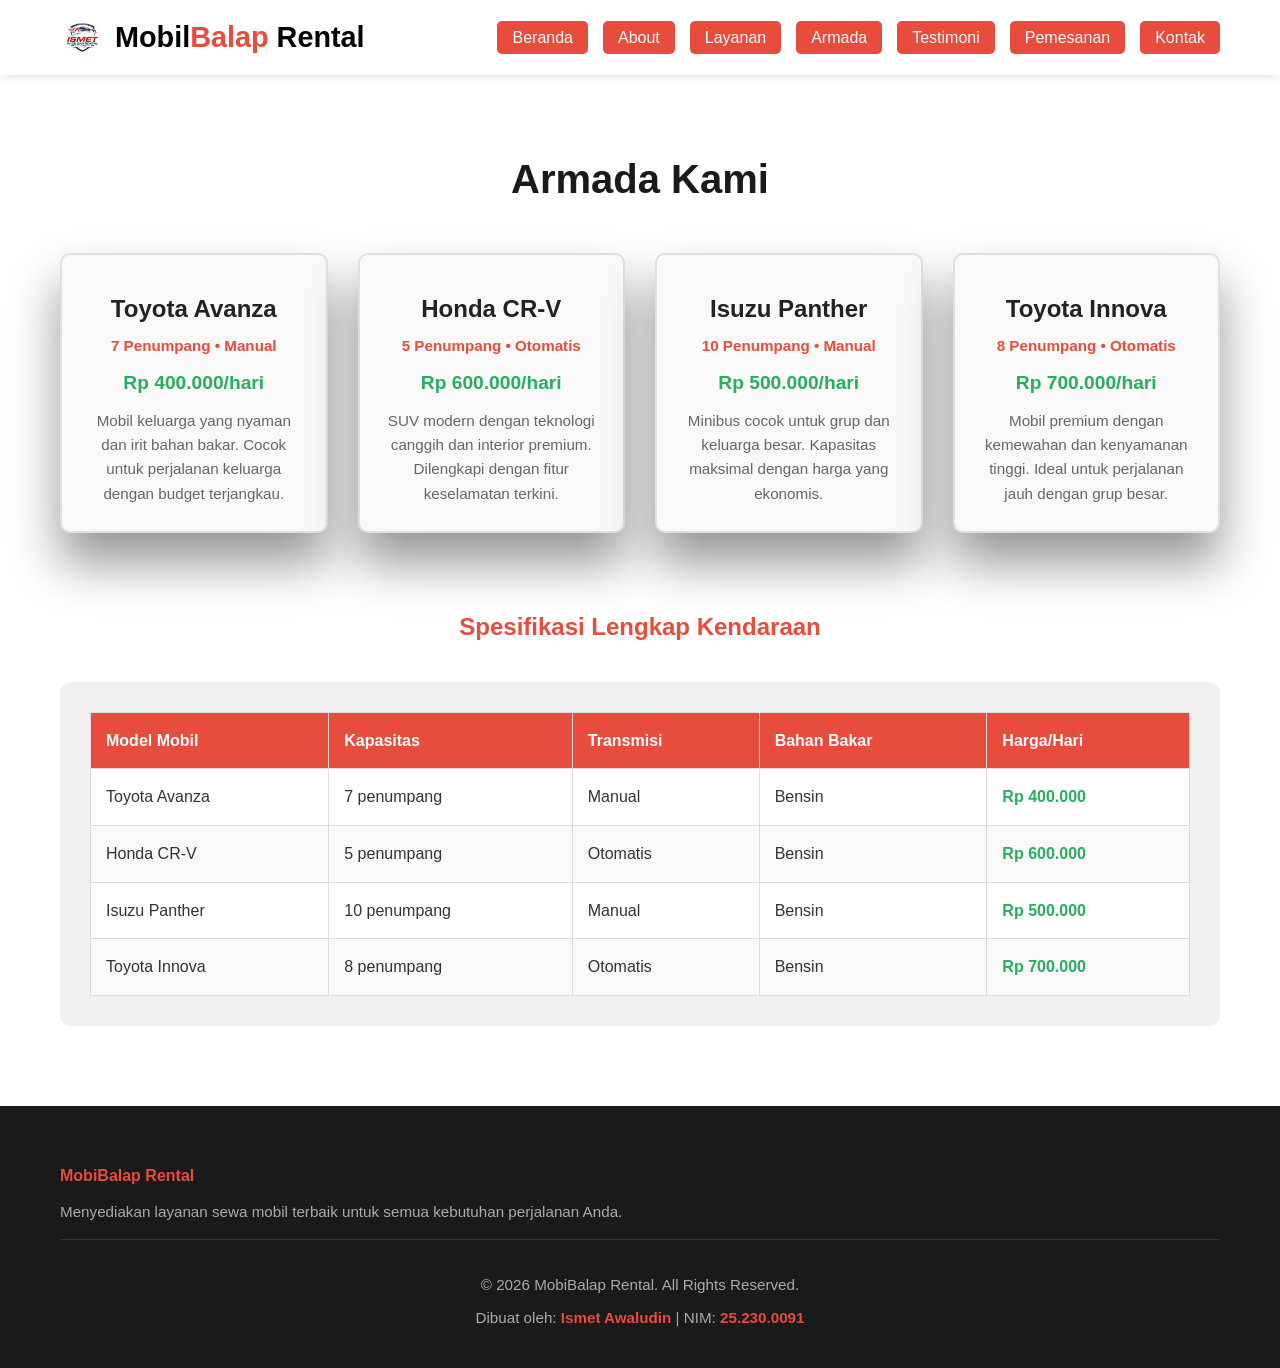
<file: armada.html>
<!DOCTYPE html>
<html lang="id">
<head>
    <meta charset="UTF-8">
    <meta name="viewport" content="width=device-width, initial-scale=1.0">
    <title>Armada - MobiBalap Rental</title>
    <link rel="stylesheet" href="styles.css">
</head>
<body>
    <!-- HEADER / NAVBAR -->
    <header class="header">
        <div class="container">
            <div class="header-content">
                <div class="logo">
                    <img src="img/logo.png" alt="Logo MobiBalap Rental" id="logo-image">
                    <h1>Mobil<span style="color: #e74c3c;">Balap</span> Rental</h1>
                </div>
                <nav class="nav">
                    <ul class="nav-list">
                        <li><a href="index.html">Beranda</a></li>
                        <li><a href="tentang.html">About</a></li>
                        <li><a href="layanan.html">Layanan</a></li>
                        <li><a href="armada.html">Armada</a></li>
                        <li><a href="testimoni.html">Testimoni</a></li>
                        <li><a href="cara-pemesanan.html">Pemesanan</a></li>
                        <li><a href="kontak.html">Kontak</a></li>
                    </ul>
                </nav>
            </div>
        </div>
    </header>

    <!-- SECTION ARMADA -->
    <section class="armada">
        <div class="container">
            <h2>Armada Kami</h2>
            <div class="armada-grid">
                <div class="armada-card">
                    <div class="armada-image">
                        <!-- SVG Mobil 1 akan diletakkan di sini -->
                    </div>
                    <h3>Toyota Avanza</h3>
                    <p class="armada-spec">7 Penumpang • Manual</p>
                    <p class="armada-price">Rp 400.000/hari</p>
                    <p class="armada-desc">Mobil keluarga yang nyaman dan irit bahan bakar. Cocok untuk perjalanan keluarga dengan budget terjangkau.</p>
                </div>
                <div class="armada-card">
                    <div class="armada-image">
                        <!-- SVG Mobil 2 akan diletakkan di sini -->
                    </div>
                    <h3>Honda CR-V</h3>
                    <p class="armada-spec">5 Penumpang • Otomatis</p>
                    <p class="armada-price">Rp 600.000/hari</p>
                    <p class="armada-desc">SUV modern dengan teknologi canggih dan interior premium. Dilengkapi dengan fitur keselamatan terkini.</p>
                </div>
                <div class="armada-card">
                    <div class="armada-image">
                        <!-- SVG Mobil 3 akan diletakkan di sini -->
                    </div>
                    <h3>Isuzu Panther</h3>
                    <p class="armada-spec">10 Penumpang • Manual</p>
                    <p class="armada-price">Rp 500.000/hari</p>
                    <p class="armada-desc">Minibus cocok untuk grup dan keluarga besar. Kapasitas maksimal dengan harga yang ekonomis.</p>
                </div>
                <div class="armada-card">
                    <div class="armada-image">
                        <!-- SVG Mobil 4 akan diletakkan di sini -->
                    </div>
                    <h3>Toyota Innova</h3>
                    <p class="armada-spec">8 Penumpang • Otomatis</p>
                    <p class="armada-price">Rp 700.000/hari</p>
                    <p class="armada-desc">Mobil premium dengan kemewahan dan kenyamanan tinggi. Ideal untuk perjalanan jauh dengan grup besar.</p>
                </div>
            </div>

            <!-- SPESIFIKASI DETAIL -->
            <div style="margin-top: 80px;">
                <h3 style="text-align: center; color: #e74c3c; margin-bottom: 40px;">Spesifikasi Lengkap Kendaraan</h3>
                <div style="background-color: #f0f0f0; padding: 30px; border-radius: 10px; overflow-x: auto;">
                    <table style="width: 100%; border-collapse: collapse; color: #333;">
                        <thead>
                            <tr style="background-color: #e74c3c; color: white;">
                                <th style="padding: 15px; text-align: left; border: 1px solid #ddd;">Model Mobil</th>
                                <th style="padding: 15px; text-align: left; border: 1px solid #ddd;">Kapasitas</th>
                                <th style="padding: 15px; text-align: left; border: 1px solid #ddd;">Transmisi</th>
                                <th style="padding: 15px; text-align: left; border: 1px solid #ddd;">Bahan Bakar</th>
                                <th style="padding: 15px; text-align: left; border: 1px solid #ddd;">Harga/Hari</th>
                            </tr>
                        </thead>
                        <tbody>
                            <tr style="background-color: #ffffff; border-bottom: 1px solid #ddd;">
                                <td style="padding: 15px; border: 1px solid #ddd;">Toyota Avanza</td>
                                <td style="padding: 15px; border: 1px solid #ddd;">7 penumpang</td>
                                <td style="padding: 15px; border: 1px solid #ddd;">Manual</td>
                                <td style="padding: 15px; border: 1px solid #ddd;">Bensin</td>
                                <td style="padding: 15px; border: 1px solid #ddd; color: #27ae60; font-weight: 600;">Rp 400.000</td>
                            </tr>
                            <tr style="background-color: #f9f9f9; border-bottom: 1px solid #ddd;">
                                <td style="padding: 15px; border: 1px solid #ddd;">Honda CR-V</td>
                                <td style="padding: 15px; border: 1px solid #ddd;">5 penumpang</td>
                                <td style="padding: 15px; border: 1px solid #ddd;">Otomatis</td>
                                <td style="padding: 15px; border: 1px solid #ddd;">Bensin</td>
                                <td style="padding: 15px; border: 1px solid #ddd; color: #27ae60; font-weight: 600;">Rp 600.000</td>
                            </tr>
                            <tr style="background-color: #ffffff; border-bottom: 1px solid #ddd;">
                                <td style="padding: 15px; border: 1px solid #ddd;">Isuzu Panther</td>
                                <td style="padding: 15px; border: 1px solid #ddd;">10 penumpang</td>
                                <td style="padding: 15px; border: 1px solid #ddd;">Manual</td>
                                <td style="padding: 15px; border: 1px solid #ddd;">Bensin</td>
                                <td style="padding: 15px; border: 1px solid #ddd; color: #27ae60; font-weight: 600;">Rp 500.000</td>
                            </tr>
                            <tr style="background-color: #f9f9f9;">
                                <td style="padding: 15px; border: 1px solid #ddd;">Toyota Innova</td>
                                <td style="padding: 15px; border: 1px solid #ddd;">8 penumpang</td>
                                <td style="padding: 15px; border: 1px solid #ddd;">Otomatis</td>
                                <td style="padding: 15px; border: 1px solid #ddd;">Bensin</td>
                                <td style="padding: 15px; border: 1px solid #ddd; color: #27ae60; font-weight: 600;">Rp 700.000</td>
                            </tr>
                        </tbody>
                    </table>
                </div>
            </div>
        </div>
    </section>

    <!-- FOOTER -->
    <footer class="footer">
        <div class="container">
            <div class="footer-content">
                <div class="footer-section">
                    <h4>MobiBalap Rental</h4>
                    <p>Menyediakan layanan sewa mobil terbaik untuk semua kebutuhan perjalanan Anda.</p>
                </div>
                <!-- <div class="footer-section">
                    <h4>Menu Cepat</h4>
                    <ul>
                        <li><a href="#beranda">Beranda</a></li>
                        <li><a href="#armada">Armada</a></li>
                        <li><a href="#layanan">Layanan</a></li>
                        <li><a href="#kontak">Kontak</a></li>
                    </ul>
                </div> -->
                <!-- <div class="footer-section">
                    <h4>Layanan</h4>
                    <ul>
                        <li><a href="#layanan">Sewa Harian</a></li>
                        <li><a href="#layanan">Sewa Mingguan</a></li>
                        <li><a href="#layanan">Dengan Pengemudi</a></li>
                        <li><a href="#layanan">Asuransi</a></li>
                    </ul>
                </div> -->
            </div>
            <div class="footer-bottom">
                <p>&copy; 2026 MobiBalap Rental. All Rights Reserved.</p>
                <p>Dibuat oleh: <strong>Ismet Awaludin</strong> | NIM: <strong>25.230.0091</strong></p>
            </div>
        </div>
    </footer>
</body>
</html>
</file>
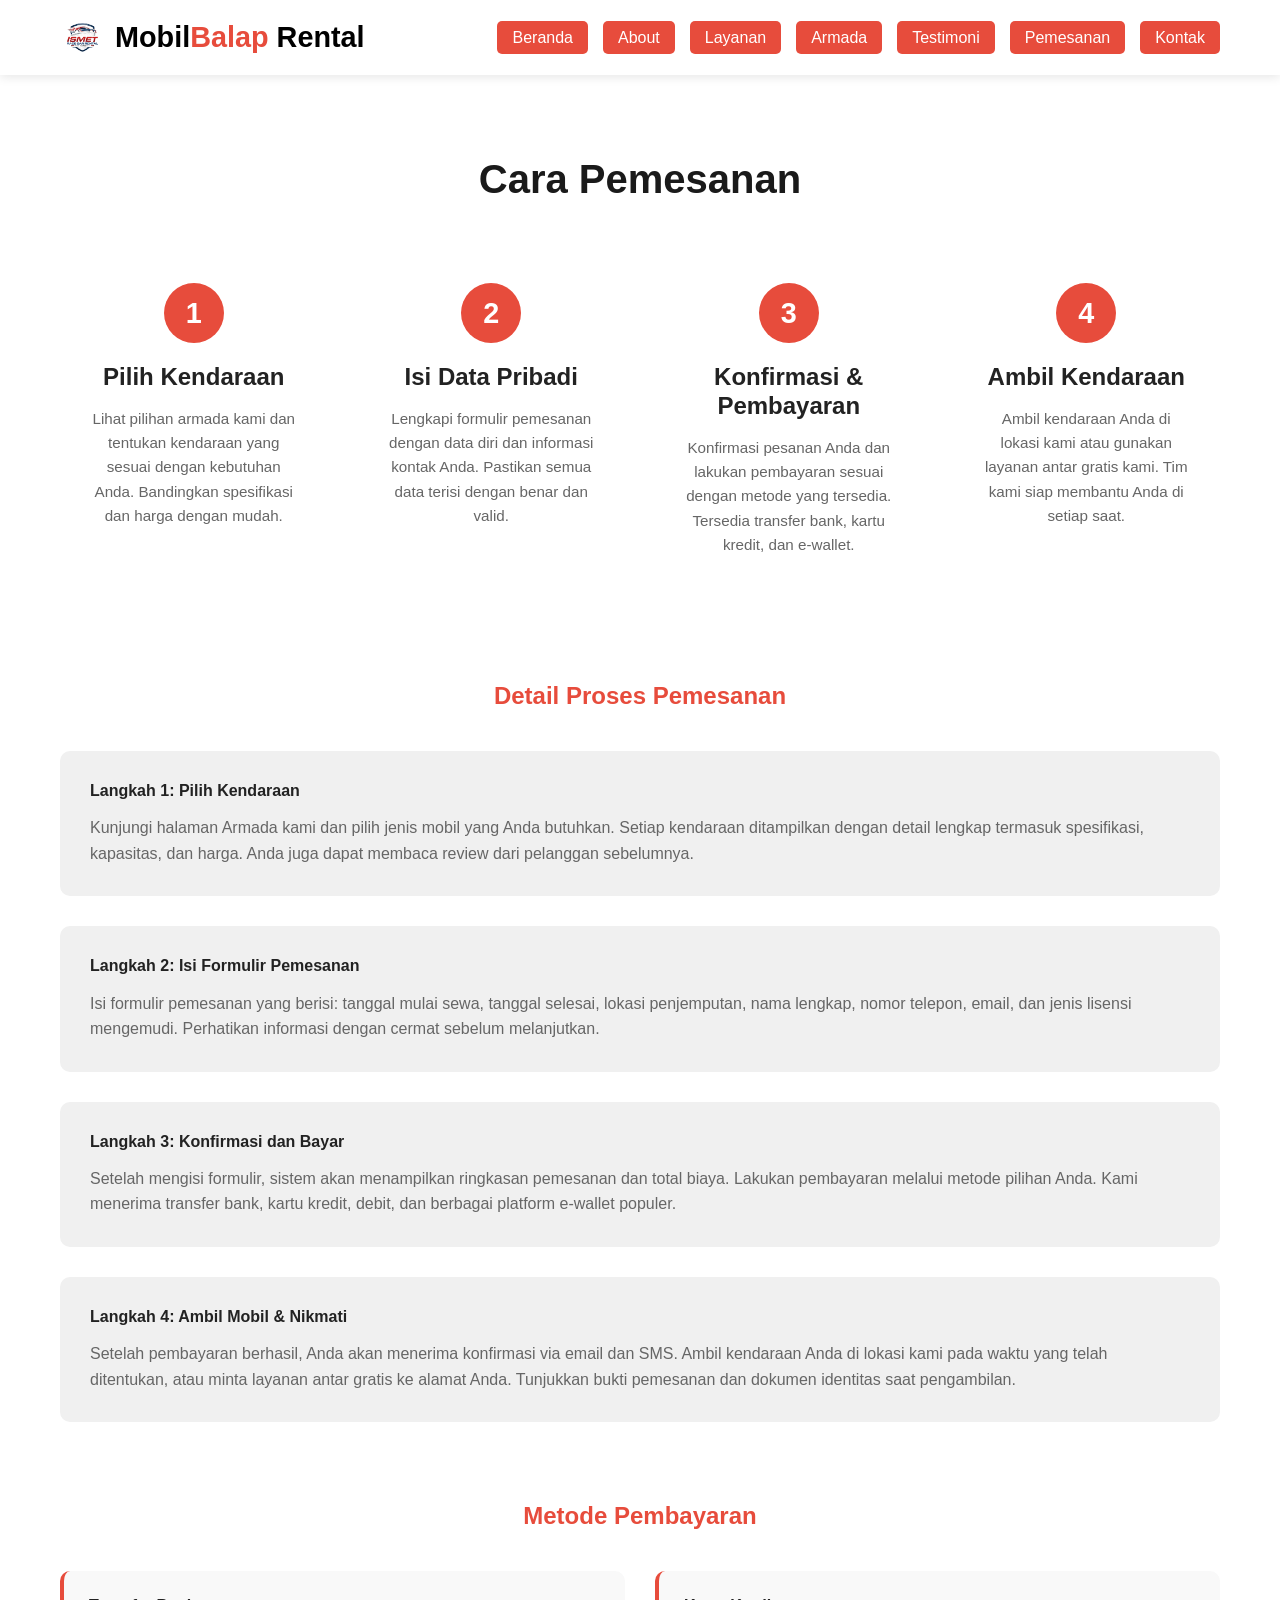
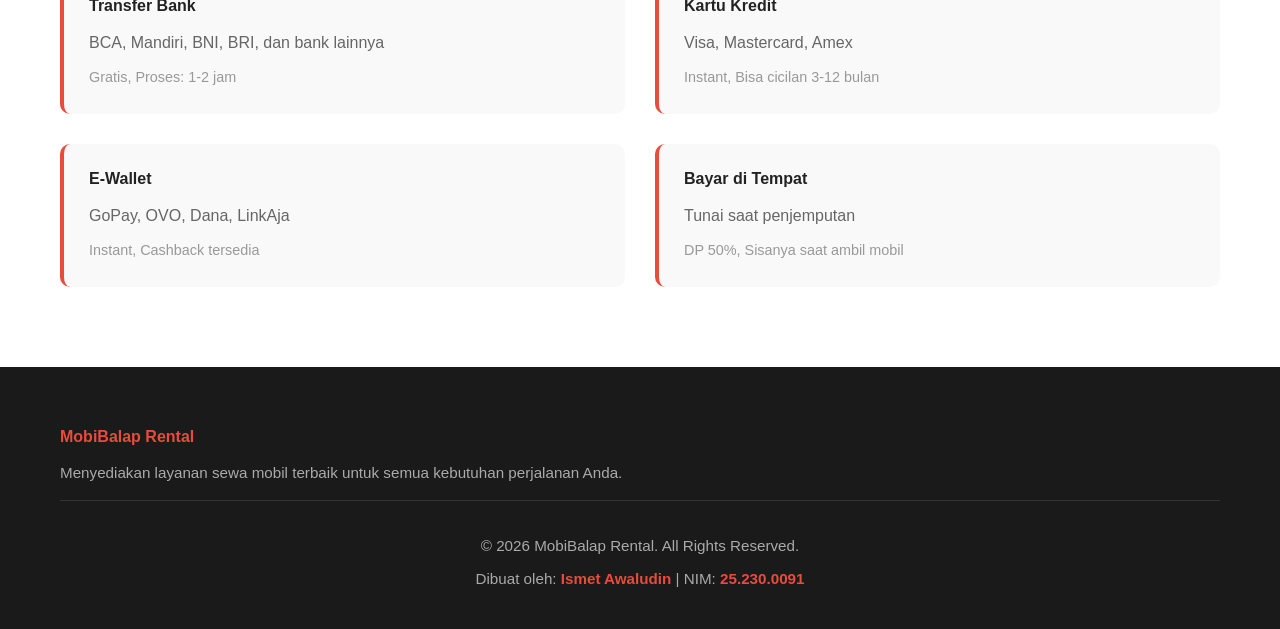
<file: cara-pemesanan.html>
<!DOCTYPE html>
<html lang="id">
<head>
    <meta charset="UTF-8">
    <meta name="viewport" content="width=device-width, initial-scale=1.0">
    <title>Cara Pemesanan - MobiBalap Rental</title>
    <link rel="stylesheet" href="styles.css">
</head>
<body>
    <!-- HEADER / NAVBAR -->
    <header class="header">
        <div class="container">
            <div class="header-content">
                <div class="logo">
                    <img src="img/logo.png" alt="Logo MobiBalap Rental" id="logo-image">
                    <h1>Mobil<span style="color: #e74c3c;">Balap</span> Rental</h1>
                </div>
                <nav class="nav">
                    <ul class="nav-list">
                        <li><a href="index.html">Beranda</a></li>
                        <li><a href="tentang.html">About</a></li>
                        <li><a href="layanan.html">Layanan</a></li>
                        <li><a href="armada.html">Armada</a></li>
                        <li><a href="testimoni.html">Testimoni</a></li>
                        <li><a href="cara-pemesanan.html">Pemesanan</a></li>
                        <li><a href="kontak.html">Kontak</a></li>
                    </ul>
                </nav>
            </div>
        </div>
    </header>

    <!-- SECTION CARA PEMESANAN -->
    <section class="cara-pemesanan">
        <div class="container">
            <h2>Cara Pemesanan</h2>
            <div class="langkah-grid">
                <div class="langkah-card">
                    <div class="langkah-number">1</div>
                    <h3>Pilih Kendaraan</h3>
                    <p>Lihat pilihan armada kami dan tentukan kendaraan yang sesuai dengan kebutuhan Anda. Bandingkan spesifikasi dan harga dengan mudah.</p>
                </div>
                <div class="langkah-card">
                    <div class="langkah-number">2</div>
                    <h3>Isi Data Pribadi</h3>
                    <p>Lengkapi formulir pemesanan dengan data diri dan informasi kontak Anda. Pastikan semua data terisi dengan benar dan valid.</p>
                </div>
                <div class="langkah-card">
                    <div class="langkah-number">3</div>
                    <h3>Konfirmasi & Pembayaran</h3>
                    <p>Konfirmasi pesanan Anda dan lakukan pembayaran sesuai dengan metode yang tersedia. Tersedia transfer bank, kartu kredit, dan e-wallet.</p>
                </div>
                <div class="langkah-card">
                    <div class="langkah-number">4</div>
                    <h3>Ambil Kendaraan</h3>
                    <p>Ambil kendaraan Anda di lokasi kami atau gunakan layanan antar gratis kami. Tim kami siap membantu Anda di setiap saat.</p>
                </div>
            </div>

            <!-- DETAIL PROSES PEMESANAN -->
            <div style="margin-top: 80px;">
                <h3 style="text-align: center; color: #e74c3c; margin-bottom: 40px;">Detail Proses Pemesanan</h3>
                
                <div style="background-color: #f0f0f0; padding: 30px; border-radius: 10px; margin-bottom: 30px;">
                    <h4 style="color: #222; margin-bottom: 15px;">Langkah 1: Pilih Kendaraan</h4>
                    <p style="color: #666; margin: 0;">Kunjungi halaman Armada kami dan pilih jenis mobil yang Anda butuhkan. Setiap kendaraan ditampilkan dengan detail lengkap termasuk spesifikasi, kapasitas, dan harga. Anda juga dapat membaca review dari pelanggan sebelumnya.</p>
                </div>

                <div style="background-color: #f0f0f0; padding: 30px; border-radius: 10px; margin-bottom: 30px;">
                    <h4 style="color: #222; margin-bottom: 15px;">Langkah 2: Isi Formulir Pemesanan</h4>
                    <p style="color: #666; margin: 0;">Isi formulir pemesanan yang berisi: tanggal mulai sewa, tanggal selesai, lokasi penjemputan, nama lengkap, nomor telepon, email, dan jenis lisensi mengemudi. Perhatikan informasi dengan cermat sebelum melanjutkan.</p>
                </div>

                <div style="background-color: #f0f0f0; padding: 30px; border-radius: 10px; margin-bottom: 30px;">
                    <h4 style="color: #222; margin-bottom: 15px;">Langkah 3: Konfirmasi dan Bayar</h4>
                    <p style="color: #666; margin: 0;">Setelah mengisi formulir, sistem akan menampilkan ringkasan pemesanan dan total biaya. Lakukan pembayaran melalui metode pilihan Anda. Kami menerima transfer bank, kartu kredit, debit, dan berbagai platform e-wallet populer.</p>
                </div>

                <div style="background-color: #f0f0f0; padding: 30px; border-radius: 10px;">
                    <h4 style="color: #222; margin-bottom: 15px;">Langkah 4: Ambil Mobil & Nikmati</h4>
                    <p style="color: #666; margin: 0;">Setelah pembayaran berhasil, Anda akan menerima konfirmasi via email dan SMS. Ambil kendaraan Anda di lokasi kami pada waktu yang telah ditentukan, atau minta layanan antar gratis ke alamat Anda. Tunjukkan bukti pemesanan dan dokumen identitas saat pengambilan.</p>
                </div>
            </div>

            <!-- METODE PEMBAYARAN -->
            <div style="margin-top: 80px;">
                <h3 style="text-align: center; color: #e74c3c; margin-bottom: 40px;">Metode Pembayaran</h3>
                <div style="display: grid; grid-template-columns: repeat(2, 1fr); gap: 30px;">
                    <div style="background-color: #f9f9f9; padding: 25px; border-radius: 10px; border-left: 4px solid #e74c3c;">
                        <h4 style="color: #222; margin-bottom: 15px;">Transfer Bank</h4>
                        <p style="color: #666; margin-bottom: 10px;">BCA, Mandiri, BNI, BRI, dan bank lainnya</p>
                        <p style="color: #999; font-size: 0.9rem; margin: 0;">Gratis, Proses: 1-2 jam</p>
                    </div>
                    <div style="background-color: #f9f9f9; padding: 25px; border-radius: 10px; border-left: 4px solid #e74c3c;">
                        <h4 style="color: #222; margin-bottom: 15px;">Kartu Kredit</h4>
                        <p style="color: #666; margin-bottom: 10px;">Visa, Mastercard, Amex</p>
                        <p style="color: #999; font-size: 0.9rem; margin: 0;">Instant, Bisa cicilan 3-12 bulan</p>
                    </div>
                    <div style="background-color: #f9f9f9; padding: 25px; border-radius: 10px; border-left: 4px solid #e74c3c;">
                        <h4 style="color: #222; margin-bottom: 15px;">E-Wallet</h4>
                        <p style="color: #666; margin-bottom: 10px;">GoPay, OVO, Dana, LinkAja</p>
                        <p style="color: #999; font-size: 0.9rem; margin: 0;">Instant, Cashback tersedia</p>
                    </div>
                    <div style="background-color: #f9f9f9; padding: 25px; border-radius: 10px; border-left: 4px solid #e74c3c;">
                        <h4 style="color: #222; margin-bottom: 15px;">Bayar di Tempat</h4>
                        <p style="color: #666; margin-bottom: 10px;">Tunai saat penjemputan</p>
                        <p style="color: #999; font-size: 0.9rem; margin: 0;">DP 50%, Sisanya saat ambil mobil</p>
                    </div>
                </div>
            </div>
        </div>
    </section>

    <!-- FOOTER -->
    <footer class="footer">
        <div class="container">
            <div class="footer-content">
                <div class="footer-section">
                    <h4>MobiBalap Rental</h4>
                    <p>Menyediakan layanan sewa mobil terbaik untuk semua kebutuhan perjalanan Anda.</p>
                </div>
                <!-- <div class="footer-section">
                    <h4>Menu Cepat</h4>
                    <ul>
                        <li><a href="#beranda">Beranda</a></li>
                        <li><a href="#armada">Armada</a></li>
                        <li><a href="#layanan">Layanan</a></li>
                        <li><a href="#kontak">Kontak</a></li>
                    </ul>
                </div> -->
                <!-- <div class="footer-section">
                    <h4>Layanan</h4>
                    <ul>
                        <li><a href="#layanan">Sewa Harian</a></li>
                        <li><a href="#layanan">Sewa Mingguan</a></li>
                        <li><a href="#layanan">Dengan Pengemudi</a></li>
                        <li><a href="#layanan">Asuransi</a></li>
                    </ul>
                </div> -->
            </div>
            <div class="footer-bottom">
                <p>&copy; 2026 MobiBalap Rental. All Rights Reserved.</p>
                <p>Dibuat oleh: <strong>Ismet Awaludin</strong> | NIM: <strong>25.230.0091</strong></p>
            </div>
        </div>
    </footer>
</body>
</html>
</file>
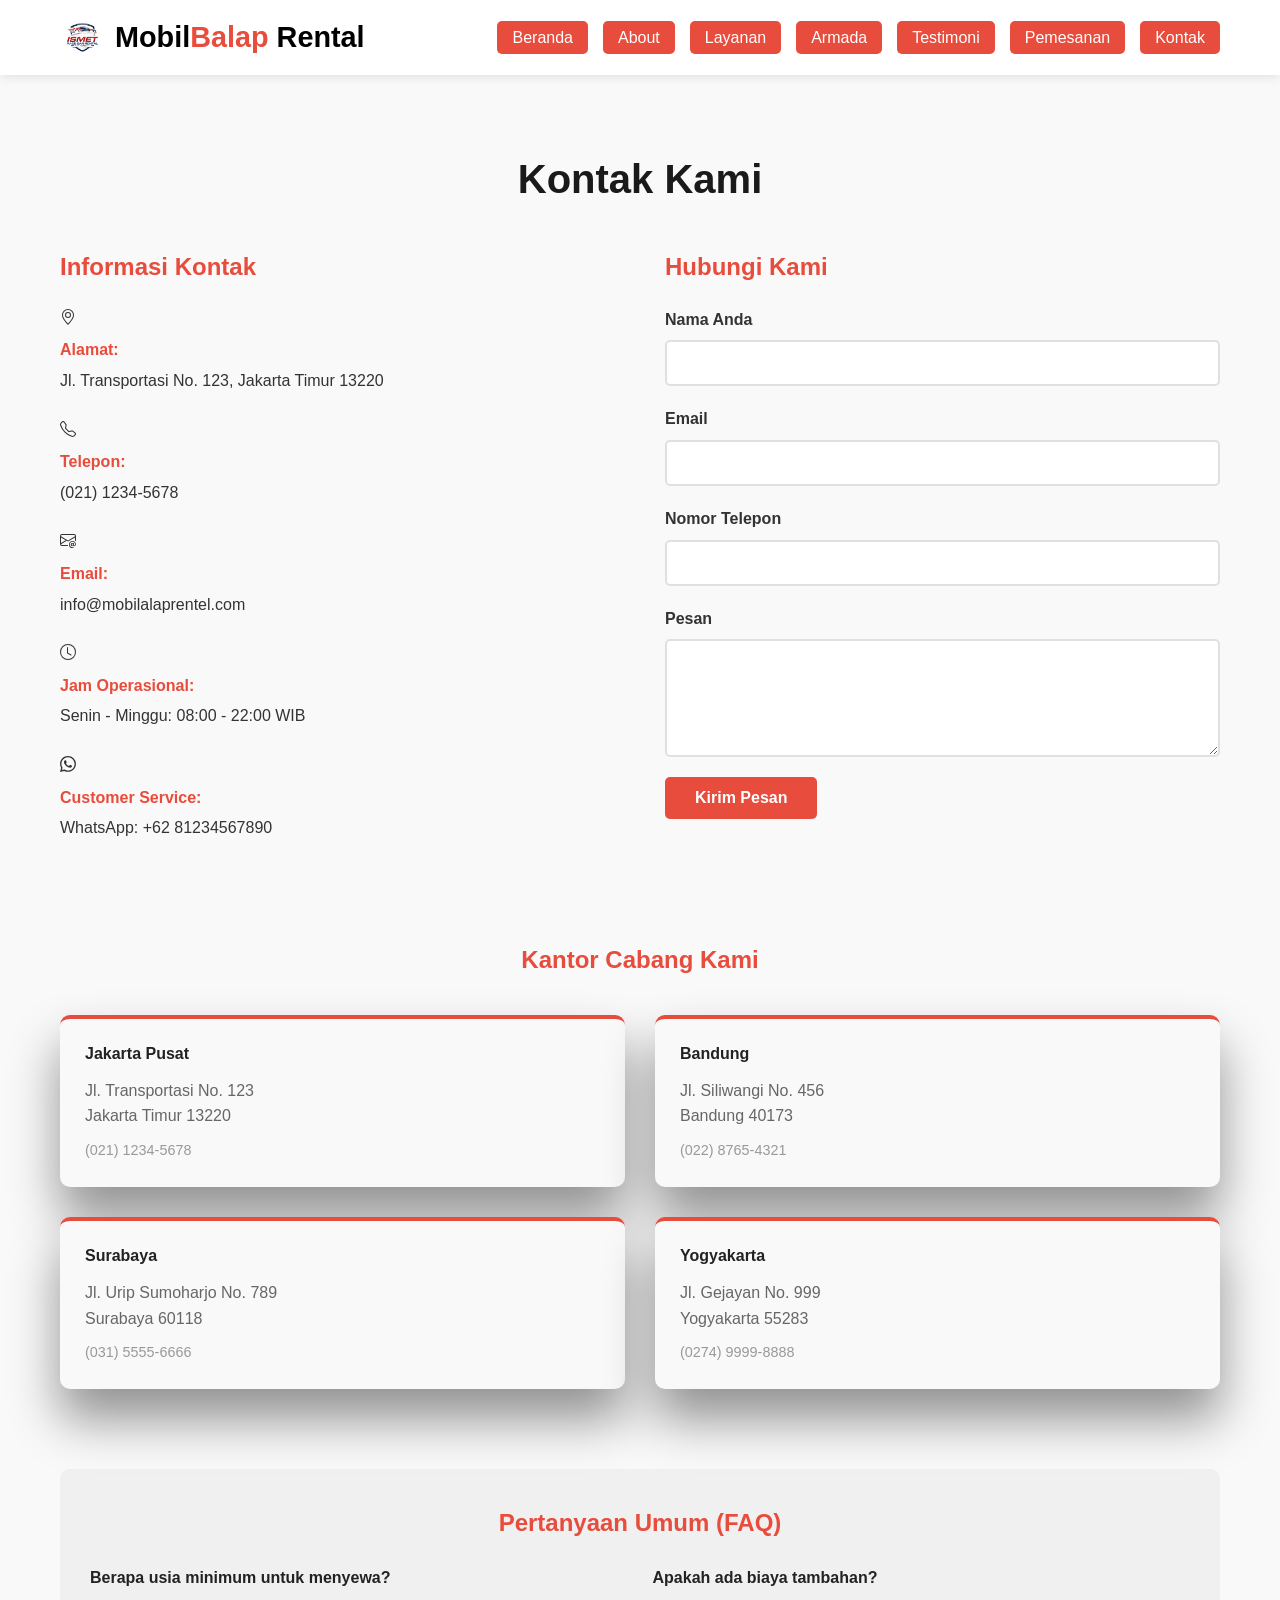
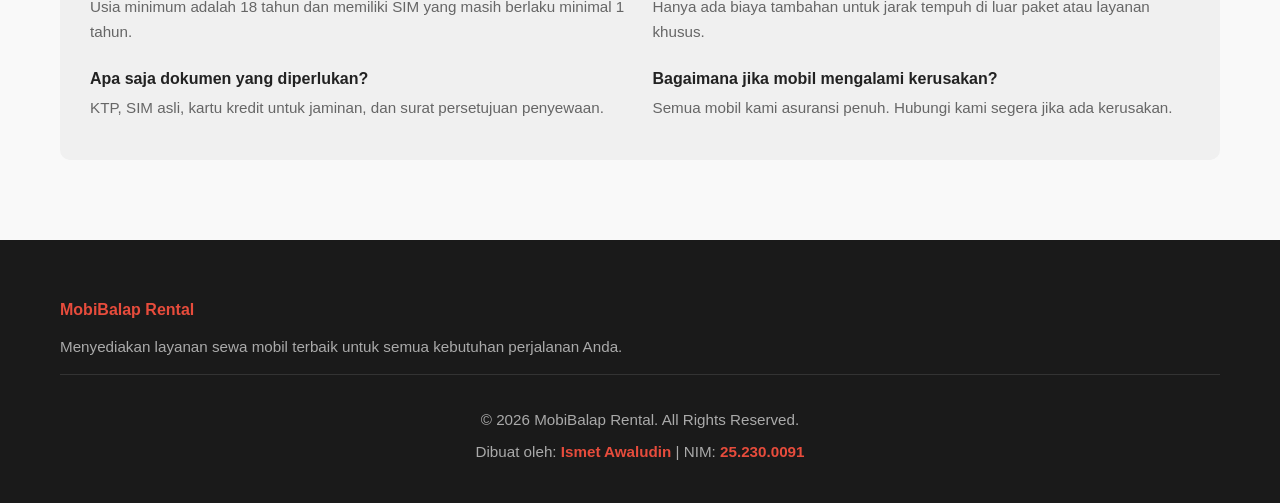
<file: kontak.html>
<!DOCTYPE html>
<html lang="id">
<head>
    <meta charset="UTF-8">
    <meta name="viewport" content="width=device-width, initial-scale=1.0">
    <title>Kontak Kami - MobiBalap Rental</title>
    <link rel="stylesheet" href="styles.css">
</head>
<body>
    <!-- HEADER / NAVBAR -->
    <header class="header">
        <div class="container">
            <div class="header-content">
                <div class="logo">
                    <img src="img/logo.png" alt="Logo MobiBalap Rental" id="logo-image">
                    <h1>Mobil<span style="color: #e74c3c;">Balap</span> Rental</h1>
                </div>
                <nav class="nav">
                    <ul class="nav-list">
                        <li><a href="index.html">Beranda</a></li>
                        <li><a href="tentang.html">About</a></li>
                        <li><a href="layanan.html">Layanan</a></li>
                        <li><a href="armada.html">Armada</a></li>
                        <li><a href="testimoni.html">Testimoni</a></li>
                        <li><a href="cara-pemesanan.html">Pemesanan</a></li>
                        <li><a href="kontak.html">Kontak</a></li>
                    </ul>
                </nav>
            </div>
        </div>
    </header>

    <!-- SECTION KONTAK KAMI -->
    <section class="kontak">
        <div class="container">
            <h2>Kontak Kami</h2>
            <div class="kontak-grid">
                <div class="kontak-info">
                    <h3>Informasi Kontak</h3>
                    <div class="info-item">
                        <svg xmlns="http://www.w3.org/2000/svg" width="16" height="16" fill="currentColor" class="bi bi-geo-alt" viewBox="0 0 16 16">
                            <path d="M12.166 8.94c-.524 1.062-1.234 2.12-1.96 3.07A32 32 0 0 1 8 14.58a32 32 0 0 1-2.206-2.57c-.726-.95-1.436-2.008-1.96-3.07C3.304 7.867 3 6.862 3 6a5 5 0 0 1 10 0c0 .862-.305 1.867-.834 2.94M8 16s6-5.686 6-10A6 6 0 0 0 2 6c0 4.314 6 10 6 10"/>
                            <path d="M8 8a2 2 0 1 1 0-4 2 2 0 0 1 0 4m0 1a3 3 0 1 0 0-6 3 3 0 0 0 0 6"/>
                        </svg>
                        <p><strong>Alamat:</strong></p>
                        <p>Jl. Transportasi No. 123, Jakarta Timur 13220</p>
                    </div>
                    <div class="info-item">
                        <svg xmlns="http://www.w3.org/2000/svg" width="16" height="16" fill="currentColor" class="bi bi-telephone" viewBox="0 0 16 16">
                            <path d="M3.654 1.328a.678.678 0 0 0-1.015-.063L1.605 2.3c-.483.484-.661 1.169-.45 1.77a17.6 17.6 0 0 0 4.168 6.608 17.6 17.6 0 0 0 6.608 4.168c.601.211 1.286.033 1.77-.45l1.034-1.034a.678.678 0 0 0-.063-1.015l-2.307-1.794a.68.68 0 0 0-.58-.122l-2.19.547a1.75 1.75 0 0 1-1.657-.459L5.482 8.062a1.75 1.75 0 0 1-.46-1.657l.548-2.19a.68.68 0 0 0-.122-.58zM1.884.511a1.745 1.745 0 0 1 2.612.163L6.29 2.98c.329.423.445.974.315 1.494l-.547 2.19a.68.68 0 0 0 .178.643l2.457 2.457a.68.68 0 0 0 .644.178l2.189-.547a1.75 1.75 0 0 1 1.494.315l2.306 1.794c.829.645.905 1.87.163 2.611l-1.034 1.034c-.74.74-1.846 1.065-2.877.702a18.6 18.6 0 0 1-7.01-4.42 18.6 18.6 0 0 1-4.42-7.009c-.362-1.03-.037-2.137.703-2.877z"/>
                        </svg>
                        <p><strong>Telepon:</strong></p>
                        <p>(021) 1234-5678</p>
                    </div>
                    <div class="info-item">
                        <svg xmlns="http://www.w3.org/2000/svg" width="16" height="16" fill="currentColor" class="bi bi-envelope-at" viewBox="0 0 16 16">
                            <path d="M2 2a2 2 0 0 0-2 2v8.01A2 2 0 0 0 2 14h5.5a.5.5 0 0 0 0-1H2a1 1 0 0 1-.966-.741l5.64-3.471L8 9.583l7-4.2V8.5a.5.5 0 0 0 1 0V4a2 2 0 0 0-2-2zm3.708 6.208L1 11.105V5.383zM1 4.217V4a1 1 0 0 1 1-1h12a1 1 0 0 1 1 1v.217l-7 4.2z"/>
                            <path d="M14.247 14.269c1.01 0 1.587-.857 1.587-2.025v-.21C15.834 10.43 14.64 9 12.52 9h-.035C10.42 9 9 10.36 9 12.432v.214C9 14.82 10.438 16 12.358 16h.044c.594 0 1.018-.074 1.237-.175v-.73c-.245.11-.673.18-1.18.18h-.044c-1.334 0-2.571-.788-2.571-2.655v-.157c0-1.657 1.058-2.724 2.64-2.724h.04c1.535 0 2.484 1.05 2.484 2.326v.118c0 .975-.324 1.39-.639 1.39-.232 0-.41-.148-.41-.42v-2.19h-.906v.569h-.03c-.084-.298-.368-.63-.954-.63-.778 0-1.259.555-1.259 1.4v.528c0 .892.49 1.434 1.26 1.434.471 0 .896-.227 1.014-.643h.043c.118.42.617.648 1.12.648m-2.453-1.588v-.227c0-.546.227-.791.573-.791.297 0 .572.192.572.708v.367c0 .573-.253.744-.564.744-.354 0-.581-.215-.581-.8Z"/>
                        </svg>
                        <p><strong>Email:</strong></p>
                        <p>info@mobilalaprentel.com</p>
                    </div>
                    <div class="info-item">
                        <svg xmlns="http://www.w3.org/2000/svg" width="16" height="16" fill="currentColor" class="bi bi-clock" viewBox="0 0 16 16">
                            <path d="M8 3.5a.5.5 0 0 0-1 0V9a.5.5 0 0 0 .252.434l3.5 2a.5.5 0 0 0 .496-.868L8 8.71z"/>
                            <path d="M8 16A8 8 0 1 0 8 0a8 8 0 0 0 0 16m7-8A7 7 0 1 1 1 8a7 7 0 0 1 14 0"/>
                        </svg>
                        <p><strong>Jam Operasional:</strong></p>
                        <p>Senin - Minggu: 08:00 - 22:00 WIB</p>
                    </div>
                    <div class="info-item">
                        <svg xmlns="http://www.w3.org/2000/svg" width="16" height="16" fill="currentColor" class="bi bi-whatsapp" viewBox="0 0 16 16">
                            <path d="M13.601 2.326A7.85 7.85 0 0 0 7.994 0C3.627 0 .068 3.558.064 7.926c0 1.399.366 2.76 1.057 3.965L0 16l4.204-1.102a7.9 7.9 0 0 0 3.79.965h.004c4.368 0 7.926-3.558 7.93-7.93A7.9 7.9 0 0 0 13.6 2.326zM7.994 14.521a6.6 6.6 0 0 1-3.356-.92l-.24-.144-2.494.654.666-2.433-.156-.251a6.56 6.56 0 0 1-1.007-3.505c0-3.626 2.957-6.584 6.591-6.584a6.56 6.56 0 0 1 4.66 1.931 6.56 6.56 0 0 1 1.928 4.66c-.004 3.639-2.961 6.592-6.592 6.592m3.615-4.934c-.197-.099-1.17-.578-1.353-.646-.182-.065-.315-.099-.445.099-.133.197-.513.646-.627.775-.114.133-.232.148-.43.05-.197-.1-.836-.308-1.592-.985-.59-.525-.985-1.175-1.103-1.372-.114-.198-.011-.304.088-.403.087-.088.197-.232.296-.346.1-.114.133-.198.198-.33.065-.134.034-.248-.015-.347-.05-.099-.445-1.076-.612-1.47-.16-.389-.323-.335-.445-.34-.114-.007-.247-.007-.38-.007a.73.73 0 0 0-.529.247c-.182.198-.691.677-.691 1.654s.71 1.916.81 2.049c.098.133 1.394 2.132 3.383 2.992.47.205.84.326 1.129.418.475.152.904.129 1.246.08.38-.058 1.171-.48 1.338-.943.164-.464.164-.86.114-.943-.049-.084-.182-.133-.38-.232"/>
                        </svg>
                        <p><strong>Customer Service:</strong></p>
                        <p>WhatsApp: +62 81234567890</p>
                    </div>
                </div>
                <div class="kontak-form">
                    <h3>Hubungi Kami</h3>
                    <form class="form">
                        <div class="form-group">
                            <label for="nama">Nama Anda</label>
                            <input type="text" id="nama" name="nama" required>
                        </div>
                        <div class="form-group">
                            <label for="email">Email</label>
                            <input type="email" id="email" name="email" required>
                        </div>
                        <div class="form-group">
                            <label for="nomor">Nomor Telepon</label>
                            <input type="tel" id="nomor" name="nomor" required>
                        </div>
                        <div class="form-group">
                            <label for="pesan">Pesan</label>
                            <textarea id="pesan" name="pesan" rows="5" required></textarea>
                        </div>
                        <button type="submit" class="submit-button">Kirim Pesan</button>
                    </form>
                </div>
            </div>

            <!-- KANTOR CABANG -->
            <div style="margin-top: 80px;">
                <h3 style="text-align: center; color: #e74c3c; margin-bottom: 40px;">Kantor Cabang Kami</h3>
                <div style="display: grid; grid-template-columns: repeat(2, 1fr); gap: 30px;">
                    <div style="background-color: #f9f9f9; padding: 25px; border-radius: 10px; border-top: 4px solid #e74c3c; box-shadow: 0 30px 50px rgba(0, 0, 0, 0.418);">
                        <h4 style="color: #222; margin-bottom: 15px;">Jakarta Pusat</h4>
                        <p style="color: #666; margin-bottom: 10px;">Jl. Transportasi No. 123<br>Jakarta Timur 13220</p>
                        <p style="color: #999; font-size: 0.9rem; margin: 0;">(021) 1234-5678</p>
                    </div>
                    <div style="background-color: #f9f9f9; padding: 25px; border-radius: 10px; border-top: 4px solid #e74c3c; box-shadow: 0 30px 50px rgba(0, 0, 0, 0.418); ">
                        <h4 style="color: #222; margin-bottom: 15px;">Bandung</h4>
                        <p style="color: #666; margin-bottom: 10px;">Jl. Siliwangi No. 456<br>Bandung 40173</p>
                        <p style="color: #999; font-size: 0.9rem; margin: 0;">(022) 8765-4321</p>
                    </div>
                    <div style="background-color: #f9f9f9; padding: 25px; border-radius: 10px; border-top: 4px solid #e74c3c; box-shadow: 0 30px 50px rgba(0, 0, 0, 0.418);">
                        <h4 style="color: #222; margin-bottom: 15px;">Surabaya</h4>
                        <p style="color: #666; margin-bottom: 10px;">Jl. Urip Sumoharjo No. 789<br>Surabaya 60118</p>
                        <p style="color: #999; font-size: 0.9rem; margin: 0;">(031) 5555-6666</p>
                    </div>
                    <div style="background-color: #f9f9f9; padding: 25px; border-radius: 10px; border-top: 4px solid #e74c3c; box-shadow: 0 30px 50px rgba(0, 0, 0, 0.418);">
                        <h4 style="color: #222; margin-bottom: 15px;">Yogyakarta</h4>
                        <p style="color: #666; margin-bottom: 10px;">Jl. Gejayan No. 999<br>Yogyakarta 55283</p>
                        <p style="color: #999; font-size: 0.9rem; margin: 0;">(0274) 9999-8888</p>
                    </div>
                </div>
            </div>

            <!-- FAQ SINGKAT -->
            <div style="margin-top: 80px; background-color: #f0f0f0; padding: 40px 30px; border-radius: 10px;">
                <h3 style="text-align: center; color: #e74c3c; margin-bottom: 30px;">Pertanyaan Umum (FAQ)</h3>
                <div style="display: grid; grid-template-columns: repeat(2, 1fr); gap: 25px;">
                    <div>
                        <h4 style="color: #222; margin-bottom: 8px;">Berapa usia minimum untuk menyewa?</h4>
                        <p style="color: #666; margin: 0; font-size: 0.95rem;">Usia minimum adalah 18 tahun dan memiliki SIM yang masih berlaku minimal 1 tahun.</p>
                    </div>
                    <div>
                        <h4 style="color: #222; margin-bottom: 8px;">Apakah ada biaya tambahan?</h4>
                        <p style="color: #666; margin: 0; font-size: 0.95rem;">Hanya ada biaya tambahan untuk jarak tempuh di luar paket atau layanan khusus.</p>
                    </div>
                    <div>
                        <h4 style="color: #222; margin-bottom: 8px;">Apa saja dokumen yang diperlukan?</h4>
                        <p style="color: #666; margin: 0; font-size: 0.95rem;">KTP, SIM asli, kartu kredit untuk jaminan, dan surat persetujuan penyewaan.</p>
                    </div>
                    <div>
                        <h4 style="color: #222; margin-bottom: 8px;">Bagaimana jika mobil mengalami kerusakan?</h4>
                        <p style="color: #666; margin: 0; font-size: 0.95rem;">Semua mobil kami asuransi penuh. Hubungi kami segera jika ada kerusakan.</p>
                    </div>
                </div>
            </div>
        </div>
    </section>

    <!-- FOOTER -->
    <footer class="footer">
        <div class="container">
            <div class="footer-content">
                <div class="footer-section">
                    <h4>MobiBalap Rental</h4>
                    <p>Menyediakan layanan sewa mobil terbaik untuk semua kebutuhan perjalanan Anda.</p>
                </div>
                <!-- <div class="footer-section">
                    <h4>Menu Cepat</h4>
                    <ul>
                        <li><a href="#beranda">Beranda</a></li>
                        <li><a href="#armada">Armada</a></li>
                        <li><a href="#layanan">Layanan</a></li>
                        <li><a href="#kontak">Kontak</a></li>
                    </ul>
                </div> -->
                <!-- <div class="footer-section">
                    <h4>Layanan</h4>
                    <ul>
                        <li><a href="#layanan">Sewa Harian</a></li>
                        <li><a href="#layanan">Sewa Mingguan</a></li>
                        <li><a href="#layanan">Dengan Pengemudi</a></li>
                        <li><a href="#layanan">Asuransi</a></li>
                    </ul>
                </div> -->
            </div>
            <div class="footer-bottom">
                <p>&copy; 2026 MobiBalap Rental. All Rights Reserved.</p>
                <p>Dibuat oleh: <strong>Ismet Awaludin</strong> | NIM: <strong>25.230.0091</strong></p>
            </div>
        </div>
    </footer>
</body>
</html>
</file>
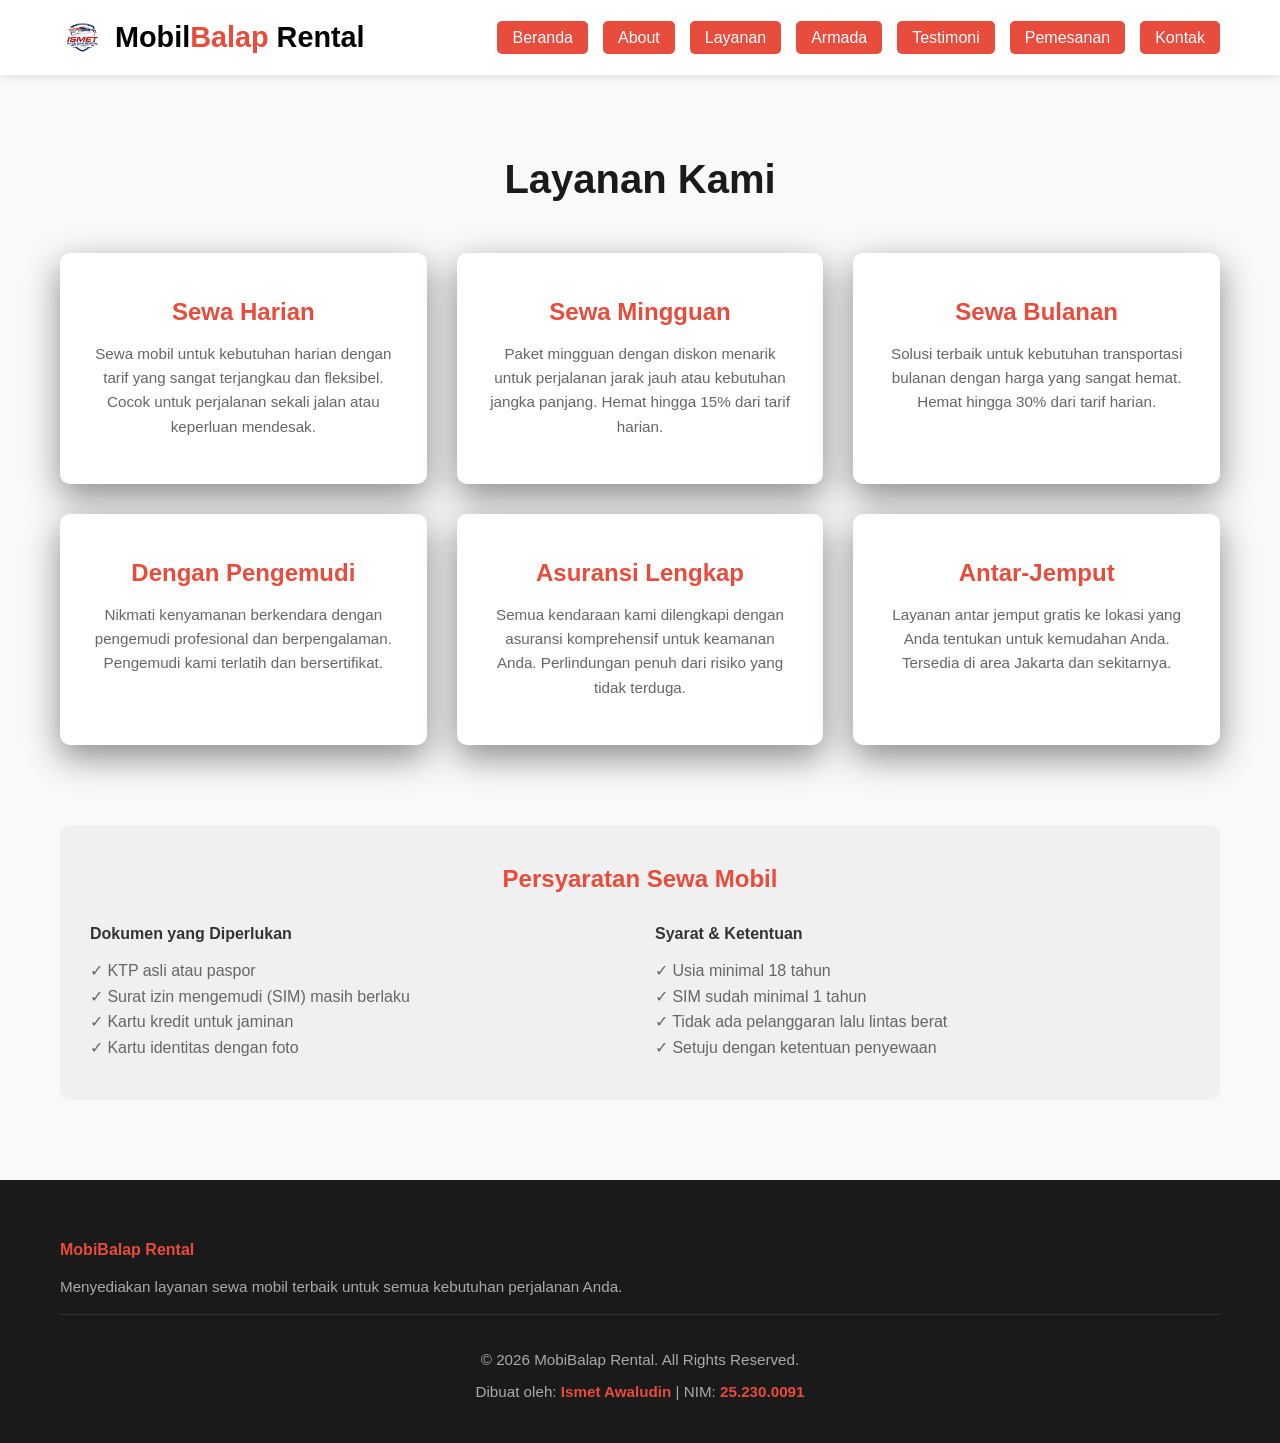
<file: layanan.html>
<!DOCTYPE html>
<html lang="id">
<head>
    <meta charset="UTF-8">
    <meta name="viewport" content="width=device-width, initial-scale=1.0">
    <title>Layanan Kami - MobiBalap Rental</title>
    <link rel="stylesheet" href="styles.css">
</head>
<body>
    <!-- HEADER / NAVBAR -->
    <header class="header">
        <div class="container">
            <div class="header-content">
                <div class="logo">
                    <img src="img/logo.png" alt="Logo MobiBalap Rental" id="logo-image">
                    <h1>Mobil<span style="color: #e74c3c;">Balap</span> Rental</h1>
                </div>
                <nav class="nav">
                    <ul class="nav-list">
                        <li><a href="index.html">Beranda</a></li>
                        <li><a href="tentang.html">About</a></li>
                        <li><a href="layanan.html">Layanan</a></li>
                        <li><a href="armada.html">Armada</a></li>
                        <li><a href="testimoni.html">Testimoni</a></li>
                        <li><a href="cara-pemesanan.html">Pemesanan</a></li>
                        <li><a href="kontak.html">Kontak</a></li>
                    </ul>
                </nav>
            </div>
        </div>
    </header>

    <!-- SECTION LAYANAN KAMI -->
    <section class="layanan">
        <div class="container">
            <h2>Layanan Kami</h2>
            <div class="layanan-grid">
                <div class="layanan-card">
                    <div class="layanan-icon">
                        <!-- SVG Sewa Harian akan diletakkan di sini -->
                    </div>
                    <h3>Sewa Harian</h3>
                    <p>Sewa mobil untuk kebutuhan harian dengan tarif yang sangat terjangkau dan fleksibel. Cocok untuk perjalanan sekali jalan atau keperluan mendesak.</p>
                </div>
                <div class="layanan-card">
                    <div class="layanan-icon">
                        <!-- SVG Sewa Mingguan akan diletakkan di sini -->
                    </div>
                    <h3>Sewa Mingguan</h3>
                    <p>Paket mingguan dengan diskon menarik untuk perjalanan jarak jauh atau kebutuhan jangka panjang. Hemat hingga 15% dari tarif harian.</p>
                </div>
                <div class="layanan-card">
                    <div class="layanan-icon">
                        <!-- SVG Sewa Bulanan akan diletakkan di sini -->
                    </div>
                    <h3>Sewa Bulanan</h3>
                    <p>Solusi terbaik untuk kebutuhan transportasi bulanan dengan harga yang sangat hemat. Hemat hingga 30% dari tarif harian.</p>
                </div>
                <div class="layanan-card">
                    <div class="layanan-icon">
                        <!-- SVG Dengan Pengemudi akan diletakkan di sini -->
                    </div>
                    <h3>Dengan Pengemudi</h3>
                    <p>Nikmati kenyamanan berkendara dengan pengemudi profesional dan berpengalaman. Pengemudi kami terlatih dan bersertifikat.</p>
                </div>
                <div class="layanan-card">
                    <div class="layanan-icon">
                        <!-- SVG Asuransi Lengkap akan diletakkan di sini -->
                    </div>
                    <h3>Asuransi Lengkap</h3>
                    <p>Semua kendaraan kami dilengkapi dengan asuransi komprehensif untuk keamanan Anda. Perlindungan penuh dari risiko yang tidak terduga.</p>
                </div>
                <div class="layanan-card">
                    <div class="layanan-icon">
                        <!-- SVG Antar-Jemput akan diletakkan di sini -->
                    </div>
                    <h3>Antar-Jemput</h3>
                    <p>Layanan antar jemput gratis ke lokasi yang Anda tentukan untuk kemudahan Anda. Tersedia di area Jakarta dan sekitarnya.</p>
                </div>
            </div>

            <!-- DETAIL LAYANAN -->
            <div style="margin-top: 80px; background-color: #f0f0f0; padding: 40px 30px; border-radius: 10px;">
                <h3 style="text-align: center; color: #e74c3c; margin-bottom: 30px;">Persyaratan Sewa Mobil</h3>
                <div style="display: grid; grid-template-columns: 1fr 1fr; gap: 30px;">
                    <div>
                        <h4 style="color: #333; margin-bottom: 15px;">Dokumen yang Diperlukan</h4>
                        <ul style="list-style: none; color: #666;">
                            <li>✓ KTP asli atau paspor</li>
                            <li>✓ Surat izin mengemudi (SIM) masih berlaku</li>
                            <li>✓ Kartu kredit untuk jaminan</li>
                            <li>✓ Kartu identitas dengan foto</li>
                        </ul>
                    </div>
                    <div>
                        <h4 style="color: #333; margin-bottom: 15px;">Syarat & Ketentuan</h4>
                        <ul style="list-style: none; color: #666;">
                            <li>✓ Usia minimal 18 tahun</li>
                            <li>✓ SIM sudah minimal 1 tahun</li>
                            <li>✓ Tidak ada pelanggaran lalu lintas berat</li>
                            <li>✓ Setuju dengan ketentuan penyewaan</li>
                        </ul>
                    </div>
                </div>
            </div>
        </div>
    </section>

    <!-- FOOTER -->
    <footer class="footer">
        <div class="container">
            <div class="footer-content">
                <div class="footer-section">
                    <h4>MobiBalap Rental</h4>
                    <p>Menyediakan layanan sewa mobil terbaik untuk semua kebutuhan perjalanan Anda.</p>
                </div>
                <!-- <div class="footer-section">
                    <h4>Menu Cepat</h4>
                    <ul>
                        <li><a href="#beranda">Beranda</a></li>
                        <li><a href="#armada">Armada</a></li>
                        <li><a href="#layanan">Layanan</a></li>
                        <li><a href="#kontak">Kontak</a></li>
                    </ul>
                </div> -->
                <!-- <div class="footer-section">
                    <h4>Layanan</h4>
                    <ul>
                        <li><a href="#layanan">Sewa Harian</a></li>
                        <li><a href="#layanan">Sewa Mingguan</a></li>
                        <li><a href="#layanan">Dengan Pengemudi</a></li>
                        <li><a href="#layanan">Asuransi</a></li>
                    </ul>
                </div> -->
            </div>
            <div class="footer-bottom">
                <p>&copy; 2026 MobiBalap Rental. All Rights Reserved.</p>
                <p>Dibuat oleh: <strong>Ismet Awaludin</strong> | NIM: <strong>25.230.0091</strong></p>
            </div>
        </div>
    </footer>
</body>
</html>
</file>
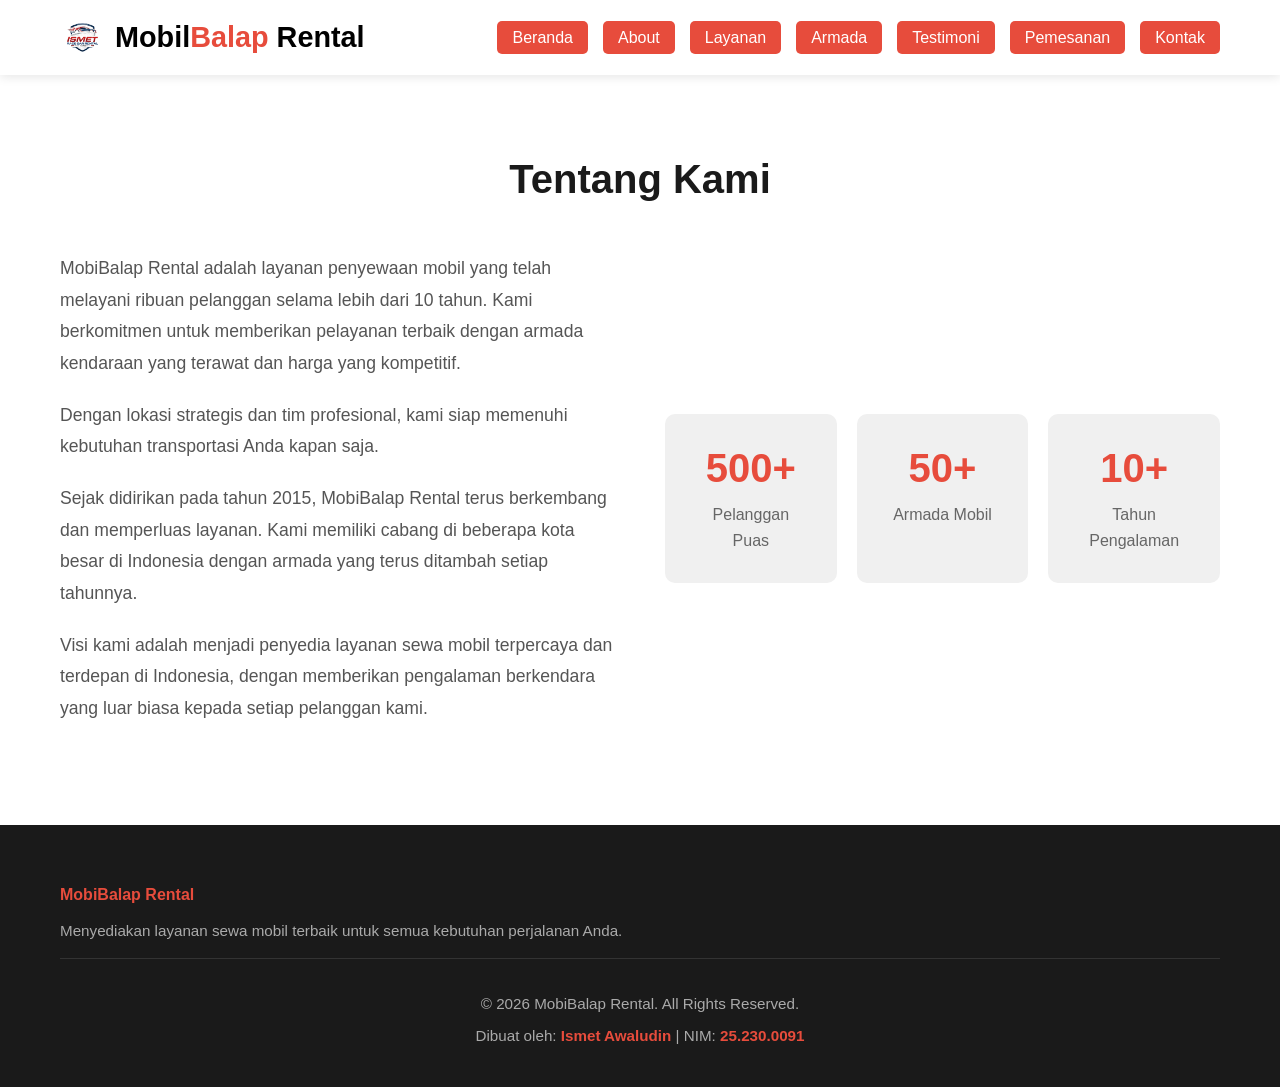
<file: tentang.html>
<!DOCTYPE html>
<html lang="id">
<head>
    <meta charset="UTF-8">
    <meta name="viewport" content="width=device-width, initial-scale=1.0">
    <title>Tentang Kami - MobiBalap Rental</title>
    <link rel="stylesheet" href="styles.css">
</head>
<body>
    <!-- HEADER / NAVBAR -->
    <header class="header">
        <div class="container">
            <div class="header-content">
                <div class="logo">
                    <img src="img/logo.png" alt="Logo MobiBalap Rental" id="logo-image">
                    <h1>Mobil<span style="color: #e74c3c;">Balap</span> Rental</h1>
                </div>
                <nav class="nav">
                    <ul class="nav-list">
                        <li><a href="index.html">Beranda</a></li>
                        <li><a href="tentang.html">About</a></li>
                        <li><a href="layanan.html">Layanan</a></li>
                        <li><a href="armada.html">Armada</a></li>
                        <li><a href="testimoni.html">Testimoni</a></li>
                        <li><a href="cara-pemesanan.html">Pemesanan</a></li>
                        <li><a href="kontak.html">Kontak</a></li>
                    </ul>
                </nav>
            </div>
        </div>
    </header>


    <!-- SECTION TENTANG KAMI -->
    <section class="tentang">
        <div class="container">
            <h2>Tentang Kami</h2>
            <div class="tentang-content">
                <div class="tentang-text">
                    <p>MobiBalap Rental adalah layanan penyewaan mobil yang telah melayani ribuan pelanggan selama lebih dari 10 tahun. Kami berkomitmen untuk memberikan pelayanan terbaik dengan armada kendaraan yang terawat dan harga yang kompetitif.</p>
                    <p>Dengan lokasi strategis dan tim profesional, kami siap memenuhi kebutuhan transportasi Anda kapan saja.</p>
                    <p>Sejak didirikan pada tahun 2015, MobiBalap Rental terus berkembang dan memperluas layanan. Kami memiliki cabang di beberapa kota besar di Indonesia dengan armada yang terus ditambah setiap tahunnya.</p>
                    <p>Visi kami adalah menjadi penyedia layanan sewa mobil terpercaya dan terdepan di Indonesia, dengan memberikan pengalaman berkendara yang luar biasa kepada setiap pelanggan kami.</p>
                </div>
                <div class="tentang-stats">
                    <div class="stat-box">
                        <h3>500+</h3>
                        <p>Pelanggan Puas</p>
                    </div>
                    <div class="stat-box">
                        <h3>50+</h3>
                        <p>Armada Mobil</p>
                    </div>
                    <div class="stat-box">
                        <h3>10+</h3>
                        <p>Tahun Pengalaman</p>
                    </div>
                </div>
            </div>
        </div>
    </section>

    <!-- FOOTER -->
    <footer class="footer">
        <div class="container">
            <div class="footer-content">
                <div class="footer-section">
                    <h4>MobiBalap Rental</h4>
                    <p>Menyediakan layanan sewa mobil terbaik untuk semua kebutuhan perjalanan Anda.</p>
                </div>
                <!-- <div class="footer-section">
                    <h4>Menu Cepat</h4>
                    <ul>
                        <li><a href="#beranda">Beranda</a></li>
                        <li><a href="#armada">Armada</a></li>
                        <li><a href="#layanan">Layanan</a></li>
                        <li><a href="#kontak">Kontak</a></li>
                    </ul>
                </div> -->
                <!-- <div class="footer-section">
                    <h4>Layanan</h4>
                    <ul>
                        <li><a href="#layanan">Sewa Harian</a></li>
                        <li><a href="#layanan">Sewa Mingguan</a></li>
                        <li><a href="#layanan">Dengan Pengemudi</a></li>
                        <li><a href="#layanan">Asuransi</a></li>
                    </ul>
                </div> -->
            </div>
            <div class="footer-bottom">
                <p>&copy; 2026 MobiBalap Rental. All Rights Reserved.</p>
                <p>Dibuat oleh: <strong>Ismet Awaludin</strong> | NIM: <strong>25.230.0091</strong></p>
            </div>
        </div>
    </footer>
</body>
</html>
</file>
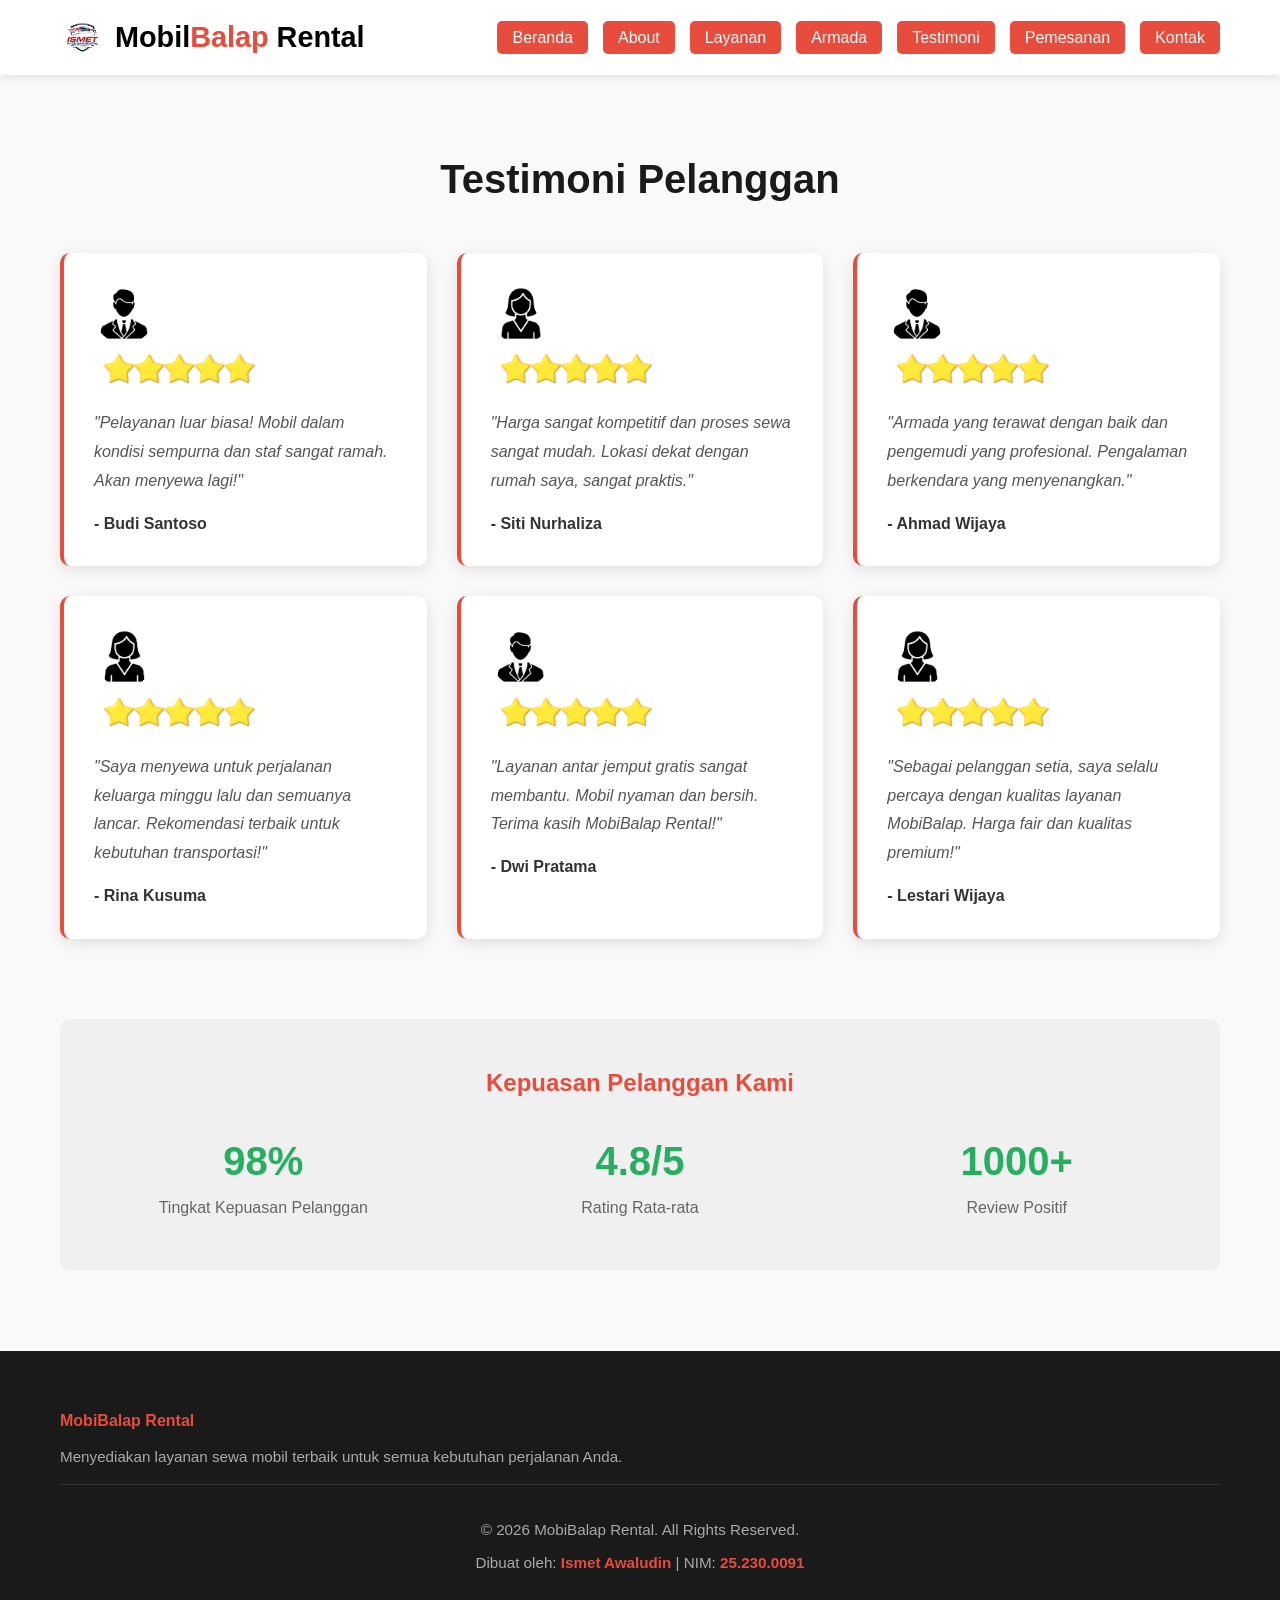
<file: testimoni.html>
<!DOCTYPE html>
<html lang="id">
<head>
    <meta charset="UTF-8">
    <meta name="viewport" content="width=device-width, initial-scale=1.0">
    <title>Testimoni - MobiBalap Rental</title>
    <link rel="stylesheet" href="styles.css">
</head>
<body>
    <!-- HEADER / NAVBAR -->
    <header class="header">
        <div class="container">
            <div class="header-content">
                <div class="logo">
                    <img src="img/logo.png" alt="Logo MobiBalap Rental" id="logo-image">
                    <h1>Mobil<span style="color: #e74c3c;">Balap</span> Rental</h1>
                </div>
                <nav class="nav">
                    <ul class="nav-list">
                        <li><a href="index.html">Beranda</a></li>
                        <li><a href="tentang.html">About</a></li>
                        <li><a href="layanan.html">Layanan</a></li>
                        <li><a href="armada.html">Armada</a></li>
                        <li><a href="testimoni.html">Testimoni</a></li>
                        <li><a href="cara-pemesanan.html">Pemesanan</a></li>
                        <li><a href="kontak.html">Kontak</a></li>
                    </ul>
                </nav>
            </div>
        </div>
    </header>

    <!-- SECTION TESTIMONI -->
    <section class="testimoni">
        <div class="container">
            <h2>Testimoni Pelanggan</h2>
            <div class="testimoni-grid">
                <div class="testimoni-card">
                    <img src="img/men.png" alt="Foto Pelanggan" style="width: 20%; border-radius: 100%;">
                    <div class="rating">
                        <img src="img/bintang5.png" alt="Bintang 5" style="width: 50%; height: auto; margin-left: 10px;">
                    </div>
                    <p class="testimoni-text">"Pelayanan luar biasa! Mobil dalam kondisi sempurna dan staf sangat ramah. Akan menyewa lagi!"</p>
                    <p class="testimoni-author">- Budi Santoso</p>
                </div>
                <div class="testimoni-card">
                    <img src="img/women.png" alt="Foto Pelanggan" style="width: 20%; border-radius: 100%;">
                    <div class="rating">
                        <img src="img/bintang5.png" alt="Bintang 5" style="width: 50%; height: auto; margin-left: 10px;">
                    </div>
                    <p class="testimoni-text">"Harga sangat kompetitif dan proses sewa sangat mudah. Lokasi dekat dengan rumah saya, sangat praktis."</p>
                    <p class="testimoni-author">- Siti Nurhaliza</p>
                </div>
                <div class="testimoni-card">
                    <img src="img/men.png" alt="Foto Pelanggan" style="width: 20%; border-radius: 100%;">
                    <div class="rating">
                        <img src="img/bintang5.png" alt="Bintang 5" style="width: 50%; height: auto; margin-left: 10px;">
                    </div>
                    <p class="testimoni-text">"Armada yang terawat dengan baik dan pengemudi yang profesional. Pengalaman berkendara yang menyenangkan."</p>
                    <p class="testimoni-author">- Ahmad Wijaya</p>
                </div>
                <div class="testimoni-card">
                    <img src="img/women.png" alt="Foto Pelanggan" style="width: 20%; border-radius: 100%;">
                    <div class="rating">
                        <img src="img/bintang5.png" alt="Bintang 5" style="width: 50%; height: auto; margin-left: 10px;">
                    </div>
                    <p class="testimoni-text">"Saya menyewa untuk perjalanan keluarga minggu lalu dan semuanya lancar. Rekomendasi terbaik untuk kebutuhan transportasi!"</p>
                    <p class="testimoni-author">- Rina Kusuma</p>
                </div>
                <div class="testimoni-card">
                    <img src="img/men.png" alt="Foto Pelanggan" style="width: 20%; border-radius: 100%;">
                    <div class="rating">
                        <img src="img/bintang5.png" alt="Bintang 5" style="width: 50%; height: auto; margin-left: 10px;">
                    </div>
                    <p class="testimoni-text">"Layanan antar jemput gratis sangat membantu. Mobil nyaman dan bersih. Terima kasih MobiBalap Rental!"</p>
                    <p class="testimoni-author">- Dwi Pratama</p>
                </div>
                <div class="testimoni-card">
                    <img src="img/women.png" alt="Foto Pelanggan" style="width: 20%; border-radius: 100%;">
                    <div class="rating">
                        <img src="img/bintang5.png" alt="Bintang 5" style="width: 50%; height: auto; margin-left: 10px;">
                    </div>
                    <p class="testimoni-text">"Sebagai pelanggan setia, saya selalu percaya dengan kualitas layanan MobiBalap. Harga fair dan kualitas premium!"</p>
                    <p class="testimoni-author">- Lestari Wijaya</p>
                </div>
            </div>

            <!-- STATISTIK KEPUASAN -->
            <div style="margin-top: 80px; background-color: #f0f0f0; padding: 50px 30px; border-radius: 10px; text-align: center;">
                <h3 style="color: #e74c3c; margin-bottom: 40px;">Kepuasan Pelanggan Kami</h3>
                <div style="display: grid; grid-template-columns: repeat(3, 1fr); gap: 30px;">
                    <div>
                        <h4 style="font-size: 2.5rem; color: #27ae60; margin-bottom: 10px;">98%</h4>
                        <p style="color: #666; margin: 0;">Tingkat Kepuasan Pelanggan</p>
                    </div>
                    <div>
                        <h4 style="font-size: 2.5rem; color: #27ae60; margin-bottom: 10px;">4.8/5</h4>
                        <p style="color: #666; margin: 0;">Rating Rata-rata</p>
                    </div>
                    <div>
                        <h4 style="font-size: 2.5rem; color: #27ae60; margin-bottom: 10px;">1000+</h4>
                        <p style="color: #666; margin: 0;">Review Positif</p>
                    </div>
                </div>
            </div>
        </div>
    </section>

    <!-- FOOTER -->
    <footer class="footer">
        <div class="container">
            <div class="footer-content">
                <div class="footer-section">
                    <h4>MobiBalap Rental</h4>
                    <p>Menyediakan layanan sewa mobil terbaik untuk semua kebutuhan perjalanan Anda.</p>
                </div>
                <!-- <div class="footer-section">
                    <h4>Menu Cepat</h4>
                    <ul>
                        <li><a href="#beranda">Beranda</a></li>
                        <li><a href="#armada">Armada</a></li>
                        <li><a href="#layanan">Layanan</a></li>
                        <li><a href="#kontak">Kontak</a></li>
                    </ul>
                </div> -->
                <!-- <div class="footer-section">
                    <h4>Layanan</h4>
                    <ul>
                        <li><a href="#layanan">Sewa Harian</a></li>
                        <li><a href="#layanan">Sewa Mingguan</a></li>
                        <li><a href="#layanan">Dengan Pengemudi</a></li>
                        <li><a href="#layanan">Asuransi</a></li>
                    </ul>
                </div> -->
            </div>
            <div class="footer-bottom">
                <p>&copy; 2026 MobiBalap Rental. All Rights Reserved.</p>
                <p>Dibuat oleh: <strong>Ismet Awaludin</strong> | NIM: <strong>25.230.0091</strong></p>
            </div>
        </div>
    </footer>
</body>
</html>
</file>
<file: styles.css>
/* ==========================================
   RESET & BASE STYLES
   ========================================== */
* {
    margin: 0;
    padding: 0;
    box-sizing: border-box;
}

html {
    scroll-behavior: smooth;
}

body {
    font-family: 'Segoe UI', Tahoma, Geneva, Verdana, sans-serif;
    line-height: 1.6;
    color: #333;
    background-color: #f9f9f9;
}

.container {
    max-width: 1200px;
    margin: 0 auto;
    padding: 0 20px;
}

/* ==========================================
   TYPOGRAPHY
   ========================================== */
h1, h2, h3, h4, h5, h6 {
    font-weight: 700;
    line-height: 1.2;
    margin-bottom: 15px;
}

h2 {
    font-size: 2.5rem;
    color: #1a1a1a;
    text-align: center;
    margin-bottom: 50px;
}

h3 {
    font-size: 1.5rem;
    color: #222;
}

p {
    font-size: 1rem;
    margin-bottom: 15px;
}

a {
    text-decoration: none;
    color: inherit;
    transition: all 0.3s ease;
}

/* ==========================================
   HEADER / NAVBAR
   ========================================== */
.header {
    background-color: #ffffff;
    box-shadow: 0 2px 10px rgba(0, 0, 0, 0.1);
    position: sticky;
    top: 0;
    z-index: 100;
}

.header-content {
    display: flex;
    justify-content: space-between;
    align-items: center;
    padding: 15px 0;
}

.logo h1 {
    color: #000000;
    font-size: 1.8rem;
    margin: 0;
}

.logo {
    display: flex;
    align-items: center;
    gap: 10px;
}

.logo img {
    height: 45px;
    width: auto;
}

.nav-list {
    display: flex;
    list-style: none;
    gap: 15px;
}

.nav-list a {
    flex: 3;
    color: #ffffff;
    font-weight: 500;
    font-size: 1rem;
    background-color: #e74c3c;
    padding-left: 15px;
    padding-right: 15px;
    padding-top: 8px;
    padding-bottom: 8px;
    border-radius: 5px;
}

.nav-list a:hover {
    color: #e74c3c;
    background-color: #ffffff94;
}

/* ==========================================
   BERANDA SECTION
   ========================================== */
.beranda {
    background: linear-gradient(135deg, #0000003a 0%, #ffffff00 100%);
    /* color: white; */
    background-image: url('img/bg.png');
    background-size: cover;
    background-position: center;
    padding: 120px 20px;
    text-align: center;
}

.beranda-content h2 {
    color: rgb(0, 0, 0);
    font-size: 3rem;
    margin-bottom: 20px;
}

.beranda-content p {
    font-size: 1.3rem;
    margin-bottom: 30px;
}

.cta-button {
    display: inline-block;
    background-color: #e74c3c;
    color: white;
    padding: 15px 40px;
    border-radius: 50px;
    font-weight: 600;
    font-size: 1rem;
    transition: all 0.3s ease;
}

.cta-button:hover {
    background-color: #c0392b;
    transform: scale(1.05);
}

/* ==========================================
   TENTANG SECTION
   ========================================== */
.tentang {
    padding: 80px 20px;
    background-color: #ffffff;
}

.tentang-content {
    display: grid;
    grid-template-columns: 1fr 1fr;
    gap: 50px;
    align-items: center;
}

.tentang-text p {
    color: #555;
    font-size: 1.1rem;
    line-height: 1.8;
    margin-bottom: 20px;
}

.tentang-stats {
    display: grid;
    grid-template-columns: repeat(3, 1fr);
    gap: 20px;
}

.stat-box {
    background-color: #f0f0f0;
    padding: 30px;
    border-radius: 10px;
    text-align: center;
}

.stat-box h3 {
    color: #e74c3c;
    font-size: 2.5rem;
    margin-bottom: 10px;
}

.stat-box p {
    color: #666;
    margin: 0;
}

/* ==========================================
   LAYANAN SECTION
   ========================================== */
.layanan {
    padding: 80px 20px;
    background-color: #f9f9f9;
}

.layanan-grid {
    display: grid;
    grid-template-columns: repeat(3, 1fr);
    gap: 30px;
}

.layanan-card {
    background-color: white;
    padding: 30px;
    border-radius: 10px;
    text-align: center;
    box-shadow: 0 12px 35px rgba(0, 0, 0, 0.452);
    transition: all 0.3s ease;
}

.layanan-card:hover {
    transform: translateY(-5px);
    box-shadow: 0 8px 25px rgba(0, 0, 0, 0.15);
}

.layanan-icon {
    font-size: 3rem;
    margin-bottom: 15px;
}

.layanan-card h3 {
    color: #e74c3c;
    margin-bottom: 15px;
}

.layanan-card p {
    color: #666;
    font-size: 0.95rem;
    line-height: 1.6;
}

/* ==========================================
   ARMADA SECTION
   ========================================== */
.armada {
    padding: 80px 20px;
    background-color: #ffffff;
}

.armada-grid {
    display: grid;
    grid-template-columns: repeat(4, 1fr);
    gap: 30px;
}

.armada-card {
    background-color: #f9f9f9;
    border: 2px solid #e0e0e0;
    border-radius: 10px;
    padding: 25px;
    text-align: center;
    transition: all 0.3s ease;
    box-shadow: 0 30px 50px rgba(0, 0, 0, 0.418);
}

.armada-card:hover {
    border-color: #e74c3c;
    box-shadow: 0 5px 15px rgba(231, 76, 60, 0.2);
}

.armada-image {
    font-size: 4rem;
    margin-bottom: 15px;
}

.armada-card h3 {
    color: #222;
    margin-bottom: 10px;
}

.armada-spec {
    color: #e74c3c;
    font-weight: 600;
    font-size: 0.95rem;
    margin-bottom: 10px;
}

.armada-price {
    color: #27ae60;
    font-weight: 700;
    font-size: 1.2rem;
    margin-bottom: 10px;
}

.armada-desc {
    color: #666;
    font-size: 0.95rem;
    margin: 0;
}

/* ==========================================
   QUICK INFO / HIGHLIGHTS SECTION
   ========================================== */
.quick-info {
    padding: 80px 20px;
    background-color: #ffffff;
}

.quick-info-grid {
    display: grid;
    grid-template-columns: repeat(4, 1fr);
    gap: 30px;
}

.quick-info-card {
    background-color: #f9f9f9;
    padding: 30px;
    border-radius: 10px;
    border-top: 4px solid #e74c3c;
    box-shadow: 0 30px 50px rgba(0, 0, 0, 0.418);
    transition: all 0.3s ease;
}

.quick-info-card:hover {
    transform: translateY(-3px);
    box-shadow: 0 5px 20px rgba(0, 0, 0, 0.12);
}

.quick-icon-space {
    width: 80px;
    height: 80px;
    background-color: #f0f0f0;
    border-radius: 10px;
    margin-bottom: 20px;
    display: flex;
    align-items: center;
    justify-content: center;
    font-size: 3rem;
}

/* .quick-icon-space img {
    width: 50%;
    height: auto;
} */

.quick-info-card h3 {
    color: #e74c3c;
    margin-bottom: 15px;
    font-size: 1.3rem;
}

.quick-info-card p {
    color: #666;
    font-size: 0.95rem;
    line-height: 1.6;
    margin-bottom: 15px;
}

.quick-link {
    color: #e74c3c;
    font-weight: 600;
    text-decoration: none;
    transition: all 0.3s ease;
    display: inline-block;
}

.quick-link:hover {
    color: #c0392b;
    transform: translateX(5px);
}

/* ==========================================
   RESPONSIVE QUICK INFO
   ========================================== */
@media (max-width: 768px) {
    .quick-info-grid {
        grid-template-columns: repeat(2, 1fr);
    }
}

@media (max-width: 480px) {
    .quick-info-grid {
        grid-template-columns: 1fr;
    }

    .quick-icon-space {
        width: 70px;
        height: 70px;
    }

    .quick-info {
        padding: 60px 15px;
    }
}
.testimoni {
    padding: 80px 20px;
    background-color: #f9f9f9;
}

.testimoni-grid {
    display: grid;
    grid-template-columns: repeat(3, 1fr);
    gap: 30px;
}

.testimoni-card {
    background-color: white;
    padding: 30px;
    border-radius: 10px;
    box-shadow: 0 4px 15px rgba(0, 0, 0, 0.1);
    border-left: 4px solid #e74c3c;
}

.rating {
    font-size: 1.2rem;
    margin-bottom: 15px;
}

.testimoni-text {
    color: #555;
    font-style: italic;
    margin-bottom: 15px;
    line-height: 1.8;
}

.testimoni-author {
    color: #333;
    font-weight: 600;
    margin: 0;
}

/* ==========================================
   CARA PEMESANAN SECTION
   ========================================== */
.cara-pemesanan {
    padding: 80px 20px;
    background-color: #ffffff;
}

.langkah-grid {
    display: grid;
    grid-template-columns: repeat(4, 1fr);
    gap: 30px;
}

.langkah-card {
    text-align: center;
    padding: 30px;
    position: relative;
}

.langkah-number {
    width: 60px;
    height: 60px;
    background-color: #e74c3c;
    color: white;
    border-radius: 50%;
    display: flex;
    align-items: center;
    justify-content: center;
    font-size: 1.8rem;
    font-weight: 700;
    margin: 0 auto 20px;
}

.langkah-card h3 {
    color: #222;
    margin-bottom: 15px;
}

.langkah-card p {
    color: #666;
    font-size: 0.95rem;
}

/* ==========================================
   KONTAK SECTION
   ========================================== */
.kontak {
    padding: 80px 20px;
    background-color: #f9f9f9;
}

.kontak-grid {
    display: grid;
    grid-template-columns: 1fr 1fr;
    gap: 50px;
}

.kontak-info h3,
.kontak-form h3 {
    color: #e74c3c;
    margin-bottom: 25px;
}

.info-item {
    margin-bottom: 25px;
}

.info-item p {
    margin: 5px 0;
}

.info-item strong {
    color: #e74c3c;
}

/* ==========================================
   FORM STYLES
   ========================================== */
.form-group {
    margin-bottom: 20px;
    display: flex;
    flex-direction: column;
}

.form-group label {
    font-weight: 600;
    margin-bottom: 8px;
    color: #333;
}

.form-group input,
.form-group textarea {
    padding: 12px 15px;
    border: 2px solid #e0e0e0;
    border-radius: 5px;
    font-family: inherit;
    font-size: 1rem;
    transition: border-color 0.3s ease;
}

.form-group input:focus,
.form-group textarea:focus {
    outline: none;
    border-color: #e74c3c;
}

.submit-button {
    background-color: #e74c3c;
    color: white;
    padding: 12px 30px;
    border: none;
    border-radius: 5px;
    font-weight: 600;
    font-size: 1rem;
    cursor: pointer;
    transition: all 0.3s ease;
}

.submit-button:hover {
    background-color: #c0392b;
    transform: scale(1.05);
}

/* ==========================================
   FOOTER
   ========================================== */
.footer {
    background-color: #1a1a1a;
    color: #e0e0e0;
    padding: 60px 20px 30px;
}

.footer-section h4 {
    color: #e74c3c;
    margin-bottom: 15px;
}

.footer-section p {
    color: #aaa;
    font-size: 0.95rem;
    line-height: 1.6;
}

.footer-section ul {
    list-style: none;
}

.footer-section ul li {
    margin-bottom: 10px;
}

.footer-section a {
    color: #aaa;
    transition: all 0.3s ease;
}

.footer-section a:hover {
    color: #e74c3c;
}

.footer-bottom {
    border-top: 1px solid #333;
    padding-top: 25px;
    text-align: center;
    color: #aaa;
}

.footer-bottom p {
    margin: 8px 0;
    font-size: 0.95rem;
}

.footer-bottom strong {
    color: #e74c3c;
}

/* ==========================================
   RESPONSIVE DESIGN
   ========================================== */

/* TABLET (768px and below) */
@media (max-width: 768px) {
    h2 {
        font-size: 2rem;
    }

    .nav-list {
        gap: 15px;
        font-size: 0.9rem;
    }

    .logo img {
        height: 35px;
        margin-right: 10px;
    }

    .beranda-content h2 {
        font-size: 2rem;
    }

    .beranda-content p {
        font-size: 1.1rem;
    }

    .tentang-content {
        grid-template-columns: 1fr;
        gap: 30px;
    }

    .tentang-stats {
        grid-template-columns: 1fr;
    }

    .layanan-grid {
        grid-template-columns: repeat(2, 1fr);
    }

    .armada-grid {
        grid-template-columns: repeat(2, 1fr);
    }

    .langkah-grid {
        grid-template-columns: repeat(2, 1fr);
    }

    .kontak-grid {
        grid-template-columns: 1fr;
        gap: 30px;
    }

    .footer-content {
        grid-template-columns: 1fr;
        gap: 30px;
    }

    .testimoni-grid {
        grid-template-columns: 1fr;
    }
}

/* MOBILE (480px and below) */
@media (max-width: 480px) {
    .header-content {
        flex-direction: column;
        gap: 15px;
    }

    .logo h1 {
        font-size: 1.3rem;
    }

    .logo img {
        height: 40px;
        margin-right: 10px;
        vertical-align: middle;
    }

    .nav-list {
        display: grid;
        grid-template-columns: repeat(3, 1fr);
        gap: 10px;
        text-align: center;
        list-style: none;
    }

    .nav-list li {
        display: flex;
        align-items: center;
        justify-content: center;
    }

    .nav-list a {
        font-size: 0.85rem;
        padding: 8px;
    }

    h2 {
        font-size: 1.5rem;
        margin-bottom: 30px;
    }

    .beranda {
        padding: 80px 20px;
    }

    .beranda-content h2 {
        font-size: 1.5rem;
    }

    .beranda-content p {
        font-size: 1rem;
    }

    .cta-button {
        padding: 12px 30px;
        font-size: 0.9rem;
    }

    .layanan-grid {
        grid-template-columns: 1fr;
    }

    .armada-grid {
        grid-template-columns: 1fr;
    }

    .langkah-grid {
        grid-template-columns: 1fr;
    }

    .langkah-card {
        padding: 20px;
    }

    .tentang-stats {
        grid-template-columns: 1fr;
    }

    .stat-box {
        padding: 20px;
    }

    .stat-box h3 {
        font-size: 2rem;
    }

    .testimoni-grid {
        grid-template-columns: 1fr;
    }

    .footer-content {
        grid-template-columns: 1fr;
        gap: 20px;
    }

    .footer {
        padding: 40px 20px 20px;
    }

    h3 {
        font-size: 1.2rem;
    }

    .layanan-icon {
        font-size: 2.5rem;
    }

    .armada-image {
        font-size: 3rem;
    }

    .form-group input,
    .form-group textarea {
        padding: 10px 12px;
        font-size: 1rem;
    }

    .submit-button {
        padding: 10px 25px;
        font-size: 0.9rem;
    }

    .info-item {
        margin-bottom: 15px;
    }

    .container {
        padding: 0 15px;
    }

    .beranda {
        padding: 60px 15px;
    }

    .tentang,
    .layanan,
    .armada,
    .testimoni,
    .cara-pemesanan,
    .kontak {
        padding: 60px 15px;
    }
}

/* ==========================================
   PRINT STYLES
   ========================================== */
@media print {
    .header,
    .footer {
        display: none;
    }
}
</file>
